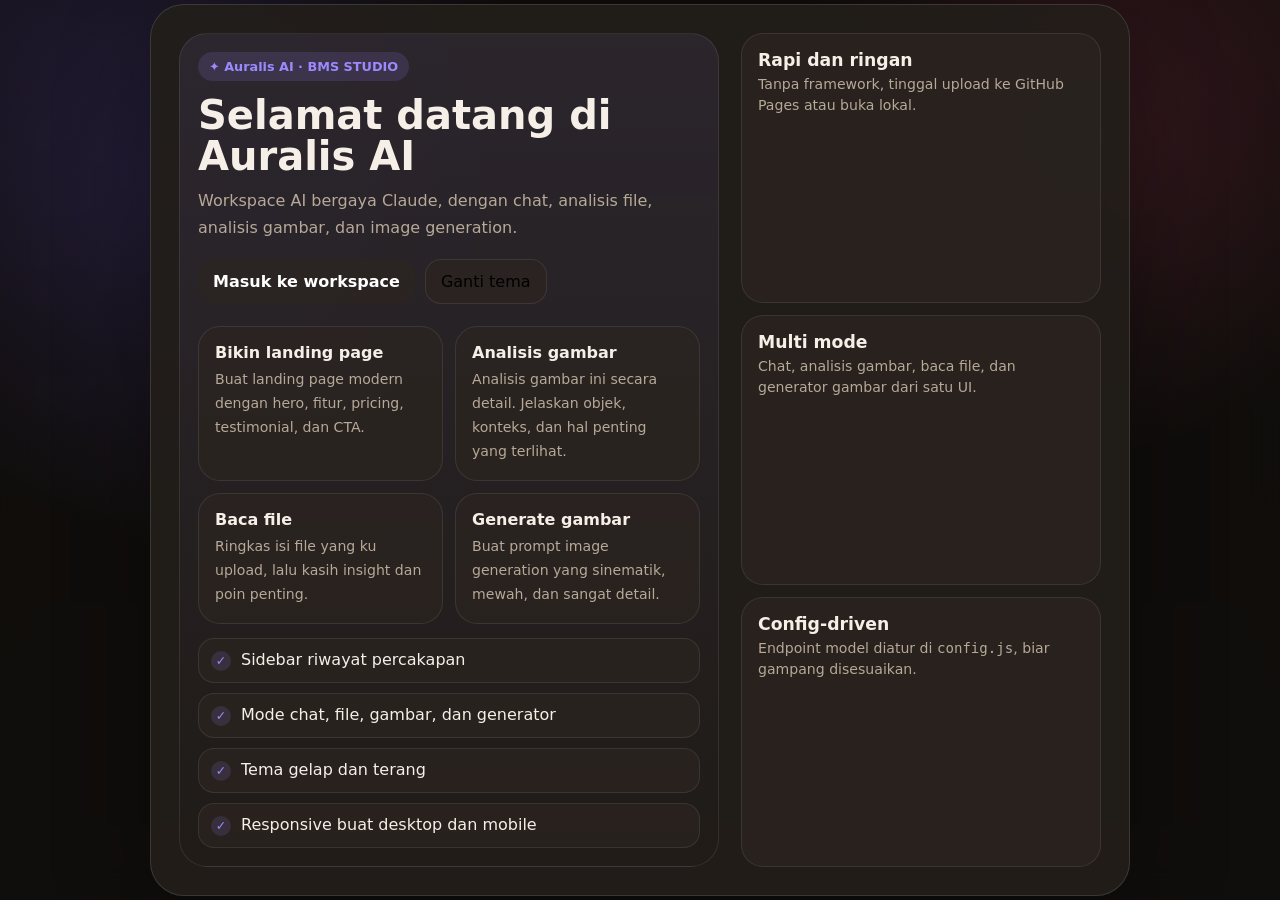
<file: index.html>
<!DOCTYPE html>
<html lang="id">
<head>
  <meta charset="UTF-8" />
  <meta name="viewport" content="width=device-width, initial-scale=1.0" />
  <title>Auralis AI - BMS STUDIO</title>
  <link rel="preconnect" href="https://fonts.googleapis.com">
  <link rel="preconnect" href="https://fonts.gstatic.com" crossorigin>
  <script src="config.js" defer></script>
  <script src="app.js" defer></script>
  <link rel="stylesheet" href="styles.css" />
  <base target="_blank">
</head>
<body data-theme="dark">
  <div id="welcome" class="welcome hidden" aria-hidden="true">
    <div class="welcome-card">
      <div class="welcome-grid">
        <section class="hero">
          <div class="hero-kicker">✦ Auralis AI · BMS STUDIO</div>
          <h1 id="welcomeTitle">Selamat datang di Auralis AI</h1>
          <p id="welcomeSub">
            Workspace AI bergaya Claude, dengan chat, analisis file, analisis gambar, dan image generation.
          </p>
          <div class="hero-cta">
            <button class="primary" id="startBtn">Masuk ke workspace</button>
            <button id="themeFromWelcome">Ganti tema</button>
          </div>

          <div class="feature-grid" id="welcomeFeatures"></div>

          <div class="welcome-bullets" id="welcomeBullets"></div>
        </section>

        <aside class="summary">
          <div class="stat">
            <strong>Rapi dan ringan</strong>
            <span>Tanpa framework, tinggal upload ke GitHub Pages atau buka lokal.</span>
          </div>
          <div class="stat">
            <strong>Multi mode</strong>
            <span>Chat, analisis gambar, baca file, dan generator gambar dari satu UI.</span>
          </div>
          <div class="stat">
            <strong>Config-driven</strong>
            <span>Endpoint model diatur di <code>config.js</code>, biar gampang disesuaikan.</span>
          </div>
        </aside>
      </div>
    </div>
  </div>

  <div id="toastStack" class="toast-stack"></div>

  <div id="app" class="shell hidden">
    <aside class="sidebar" id="sidebar">
      <div class="brand">
        <div class="brand-mark">A</div>
        <div>
          <div class="brand-title">Auralis AI</div>
          <div class="brand-sub">by BMS STUDIO</div>
        </div>
      </div>

      <button class="new-btn" id="newChatBtn">+ New chat</button>

      <div class="sidebar-block">
        <div class="sidebar-label">Mode</div>
        <div class="stack" id="modeList"></div>
      </div>

      <div class="sidebar-block">
        <div class="sidebar-label">Model aktif</div>
        <div class="stack" id="modelList"></div>
      </div>

      <div class="sidebar-block">
        <div class="sidebar-label">Riwayat</div>
        <div class="convo-list" id="conversationList"></div>
      </div>

      <div class="sidebar-footer">
        <button class="compact-btn" id="settingsBtn">⚙ System prompt</button>
        <button class="compact-btn" id="exportBtn">⬇ Export conversations</button>
        <button class="compact-btn" id="clearBtn">🗑 Clear local data</button>
        <button class="compact-btn" id="downloaderBtn">📥 Media downloader</button>
        <button class="compact-btn" id="promptGenBtn">✨ Prompt generator</button>
      </div>
    </aside>

    <main class="main">
      <header class="topbar">
        <div class="topbar-left">
          <button class="menu-btn" id="menuBtn">☰</button>
          <div>
            <div class="page-title" id="pageTitle">New conversation</div>
            <div class="page-subtitle" id="pageSubtitle">BMS STUDIO · Claude-like interface</div>
          </div>
        </div>

        <div class="topbar-right">
          <div class="pills" id="topPills"></div>
          <div class="status"><span class="dot" id="statusDot"></span><span id="statusText">Ready</span></div>
          <button class="icon-btn" id="themeBtn">◐</button>
          <button class="icon-btn" id="panelBtn">▣</button>
        </div>
      </header>

      <section class="content">
        <div class="banner">
          <div>
            <strong>Workspace AI siap dipakai</strong>
            <div><span id="bannerText">Pilih mode atau mulai dari prompt cepat di bawah.</span></div>
          </div>
          <div class="badge" id="activeModelBadge">Claude · Chat</div>
        </div>

        <div class="empty" id="emptyState">
          <div class="empty-head">
            <div>
              <div class="empty-kicker">✦ Smart workspace</div>
              <h1>Ngomong sama AI, baca file, cek gambar, selesai.</h1>
              <p>
                UI ini dibuat biar bersih, mirip gaya Claude, dan gampang di-deploy. Sistem backend model bisa kamu arahkan di
                <code>config.js</code>.
              </p>
            </div>
          </div>

          <div class="feature-grid" id="featureGrid"></div>
          <div class="quick-row" id="quickRow"></div>
        </div>

        <div class="feed" id="feed"></div>
      </section>

      <section class="composer-wrap">
        <div class="attach-strip hidden" id="attachStrip"></div>

        <div class="composer">
          <div class="composer-top">
            <div class="mode-switch" id="modeSwitch"></div>
            <div class="pills" id="composerHintPills"></div>
          </div>

          <label class="sr-only" for="promptInput">Prompt</label>
          <textarea id="promptInput" class="textarea" rows="1" placeholder="Ketik pesan, analisis file, atau prompt gambar..."></textarea>

          <div class="composer-actions">
            <div class="left-actions">
              <label class="ghost" for="fileInput">📎 Attach</label>
              <input id="fileInput" type="file" multiple hidden
                accept=".txt,.md,.json,.js,.ts,.html,.css,.csv,.xml,.yaml,.yml,.jpg,.jpeg,.png,.webp,.gif,.bmp,.svg,.pdf" />
              <button class="ghost" id="clearAttachBtn">Clear attach</button>
              <button class="ghost" id="stopBtn" class="hidden">Stop</button>
            </div>
            <div class="right-actions">
              <button class="ghost" id="promptAssistBtn">✨ Prompt assist</button>
              <button class="send" id="sendBtn">Kirim ↗</button>
            </div>
          </div>
        </div>
      </section>
    </main>

    <aside class="rightbar" id="rightbar">
      <div class="inspector-card">
        <h3>Inspector</h3>
        <p id="inspectorText">Belum ada konten yang dipilih. Di sini nanti muncul ringkasan, file, atau preview HTML.</p>
      </div>

      <div class="inspector-card">
        <h3>Tips cepat</h3>
        <div class="small-list" id="tipList"></div>
      </div>

      <div class="inspector-card">
        <h3>Preview</h3>
        <iframe id="previewFrame" class="preview-frame" sandbox="allow-scripts allow-forms allow-modals"></iframe>
      </div>
    </aside>
  </div>

  <dialog id="systemDialog" class="modal">
    <div class="modal-head">
      <div>
        <h3>System prompt</h3>
        <p>Instruksi awal untuk semua percakapan. Gunakan buat gaya jawaban, format, dan aturan kerja.</p>
      </div>
      <button class="icon-btn" id="closeSystemBtn">✕</button>
    </div>
    <div class="modal-body">
      <div class="field">
        <span>Prompt</span>
        <textarea id="systemPromptInput" placeholder="Contoh: Jawab singkat, rapi, fokus ke inti, dan sertakan contoh bila perlu."></textarea>
      </div>
      <div class="modal-actions">
        <button class="ghost" id="resetSystemBtn" type="button">Reset</button>
        <button class="primary" id="saveSystemBtn" type="button">Simpan</button>
      </div>
    </div>
  </dialog>

  <dialog id="imageDialog" class="modal">
    <div class="modal-head">
      <div>
        <h3>Generate image</h3>
        <p>Masukkan prompt, pilih model, lalu kirim ke endpoint image generation yang kamu set di config.js.</p>
      </div>
      <button class="icon-btn" id="closeImageDialogBtn">✕</button>
    </div>
    <div class="modal-body">
      <div class="field">
        <span>Model</span>
        <select id="imageModelSelect"></select>
      </div>
      <div class="field">
        <span>Prompt</span>
        <textarea id="imagePromptInput" placeholder="Contoh: portrait mewah, pencahayaan cinematic, detail ultra realistis"></textarea>
      </div>
      <div class="field">
        <span>Ukuran</span>
        <input id="imageSizeInput" type="text" placeholder="1024x1024" value="1024x1024" />
      </div>
      <div class="modal-actions">
        <button class="ghost" id="imageDialogCancel" type="button">Batal</button>
        <button class="primary" id="imageDialogRun" type="button">Generate</button>
      </div>
    </div>
  </dialog>

  <dialog id="downloadModal" class="modal">
    <div class="modal-head">
      <div>
        <h3>📥 Media Downloader</h3>
        <p>Paste URL video/audio/gambar dari YouTube, TikTok, Instagram, dll.</p>
      </div>
      <button class="icon-btn" id="closeDownloadBtn">✕</button>
    </div>
    <div class="modal-body">
      <div class="field">
        <span>URL Media</span>
        <input id="dlUrl" type="url" placeholder="https://youtube.com/watch?v=..." />
      </div>
      <div class="modal-actions">
        <button class="ghost" id="downloadModalCancel" type="button">Batal</button>
        <button class="primary" id="downloadModalRun" type="button">📥 Download</button>
      </div>
    </div>
  </dialog>

  <dialog id="promptModal" class="modal">
    <div class="modal-head">
      <div>
        <h3>✨ Prompt Generator</h3>
        <p>Masukkan keyword atau topik, dapatkan prompt siap pakai dalam dua bahasa.</p>
      </div>
      <button class="icon-btn" id="closePromptModalBtn">✕</button>
    </div>
    <div class="modal-body">
      <div class="field">
        <span>Keyword / Topik</span>
        <input id="pgKeyword" type="text" placeholder="Contoh: sunset di pantai, robot futuristik..." />
      </div>
      <div class="modal-actions">
        <button class="ghost" id="promptModalCancel" type="button">Batal</button>
        <button class="primary" id="promptModalRun" type="button">✨ Generate</button>
      </div>
    </div>
  </dialog>
</body>
</html>
</file>
<file: styles.css>
:root{
  --bg:#f4efe8;
  --bg-2:#f8f4ee;
  --panel:rgba(255,255,255,.68);
  --panel-strong:#fffaf4;
  --panel-soft:rgba(255,255,255,.54);
  --line:rgba(48,34,24,.10);
  --line-strong:rgba(48,34,24,.16);
  --text:#1f1711;
  --muted:#6f655c;
  --muted-2:#8f857b;
  --accent:#7c63ff;
  --accent-2:#f04f7d;
  --accent-soft:rgba(124,99,255,.12);
  --success:#24a36a;
  --warning:#d08a1a;
  --danger:#e1504f;
  --shadow:0 24px 60px rgba(20,12,8,.10);
  --sidebar:320px;
  --rightbar:356px;
  --radius-xl:28px;
  --radius-lg:22px;
  --radius-md:16px;
}

body[data-theme="dark"]{
  --bg:#161311;
  --bg-2:#1a1715;
  --panel:rgba(31,27,24,.82);
  --panel-strong:#231f1b;
  --panel-soft:rgba(43,37,32,.72);
  --line:rgba(255,245,236,.09);
  --line-strong:rgba(255,245,236,.14);
  --text:#f6efe7;
  --muted:#b7a998;
  --muted-2:#9f907e;
  --accent:#9c89ff;
  --accent-2:#ff6f96;
  --accent-soft:rgba(156,137,255,.14);
  --shadow:0 24px 64px rgba(0,0,0,.28);
}

*{box-sizing:border-box}
html,body{height:100%}
body{
  margin:0;
  color:var(--text);
  background:
    radial-gradient(circle at 0% 0%, rgba(124,99,255,.12), transparent 20%),
    radial-gradient(circle at 100% 0%, rgba(240,79,125,.09), transparent 24%),
    linear-gradient(180deg,var(--bg),var(--bg-2));
  font-family: Inter, ui-sans-serif, system-ui, -apple-system, BlinkMacSystemFont, "Segoe UI", sans-serif;
}

button,input,textarea,select{font:inherit}
button{cursor:pointer}
a{color:inherit;text-decoration:none}

.hidden{display:none !important}
.sr-only{position:absolute;left:-9999px}

/* ================================================================
   LAYOUT
   ================================================================ */
.shell{
  display:grid;
  grid-template-columns: var(--sidebar) minmax(0,1fr) var(--rightbar);
  min-height:100vh;
}

/* ================================================================
   SIDEBAR
   ================================================================ */
.sidebar{
  position:sticky;
  top:0;
  height:100vh;
  padding:20px 16px;
  border-right:1px solid var(--line);
  background:color-mix(in srgb, var(--panel) 92%, transparent);
  backdrop-filter:blur(20px);
  overflow-y:auto;
  overflow-x:hidden;
  z-index:20;
  scrollbar-width:thin;
  scrollbar-color:var(--accent-soft) transparent;
}
.sidebar::-webkit-scrollbar{width:6px}
.sidebar::-webkit-scrollbar-track{background:transparent}
.sidebar::-webkit-scrollbar-thumb{background:var(--accent-soft);border-radius:3px}
.sidebar::-webkit-scrollbar-thumb:hover{background:var(--accent)}

.brand{
  display:flex;align-items:center;gap:12px;
  padding:6px 8px 14px;
}
.brand-mark{
  width:42px;height:42px;border-radius:14px;
  display:grid;place-items:center;
  background:linear-gradient(135deg,var(--accent),var(--accent-2));
  color:#fff;
  box-shadow:0 8px 20px rgba(0,0,0,.14);
  font-weight:800;
}
.brand-title{font-weight:800;letter-spacing:.2px}
.brand-sub{font-size:.83rem;color:var(--muted);margin-top:2px}

.sidebar-block{margin-top:18px}
.sidebar-label{
  font-size:.74rem;font-weight:800;letter-spacing:.12em;text-transform:uppercase;
  color:var(--muted-2);margin:0 8px 10px;
}
.stack{display:flex;flex-direction:column;gap:8px}
.side-btn{
  display:flex;align-items:center;justify-content:space-between;gap:12px;
  width:100%;
  padding:12px 14px;
  border:1px solid var(--line);
  background:var(--panel-soft);
  border-radius:16px;
  color:var(--text);
  transition:.18s ease;
}
.side-btn:hover,.side-btn.active{
  background:var(--accent-soft);
  border-color:color-mix(in srgb, var(--accent) 32%, var(--line));
}
.side-btn small{color:var(--muted)}

.new-btn{
  width:100%;margin-top:10px;
  padding:13px 16px;border:0;border-radius:18px;
  background:linear-gradient(135deg,var(--accent),var(--accent-2));
  color:#fff;font-weight:800;
  box-shadow:0 14px 26px rgba(124,99,255,.22);
}
.new-btn:hover{filter:brightness(1.03)}

.convo-list{display:flex;flex-direction:column;gap:8px}
.convo-item{
  padding:12px 13px;border-radius:16px;
  border:1px solid transparent;background:transparent;
  text-align:left;
  transition:.18s ease;
}
.convo-item:hover,.convo-item.active{
  background:var(--panel-soft);
  border-color:var(--line);
}
.convo-top{display:flex;justify-content:space-between;gap:10px;align-items:start}
.convo-title{font-weight:700;font-size:.94rem;line-height:1.35}
.convo-meta{margin-top:4px;font-size:.78rem;color:var(--muted)}
.convo-del{
  width:26px;height:26px;border-radius:9px;border:0;
  background:rgba(127,127,127,.10);color:var(--muted);
}
.convo-del:hover{background:rgba(225,80,79,.14);color:var(--danger)}

.sidebar-footer{
  margin-top:18px;padding-top:16px;border-top:1px solid var(--line);
  display:flex;flex-direction:column;gap:10px;
}
.compact-btn{
  padding:11px 13px;border-radius:15px;border:1px solid var(--line);
  background:var(--panel-soft);color:var(--text);text-align:left;
}
.compact-btn:hover{background:var(--accent-soft)}

/* ================================================================
   MAIN
   ================================================================ */
.main{
  min-width:0;
  display:flex;flex-direction:column;
  min-height:100vh;
}

.topbar{
  position:sticky;top:0;z-index:12;
  display:flex;align-items:center;justify-content:space-between;gap:18px;
  padding:18px 22px 14px;
  background:linear-gradient(180deg, color-mix(in srgb, var(--bg) 86%, transparent), transparent);
  backdrop-filter:blur(12px);
}
.topbar-left{display:flex;align-items:center;gap:12px;min-width:0}
.menu-btn{
  display:none;
  width:42px;height:42px;border-radius:14px;
  border:1px solid var(--line);background:var(--panel-soft);
}
.page-title{font-size:1rem;font-weight:800;line-height:1.2}
.page-subtitle{font-size:.84rem;color:var(--muted);margin-top:3px}
.topbar-right{
  display:flex;align-items:center;gap:10px;
  flex-wrap:wrap;justify-content:flex-end;
}

.pills{display:flex;gap:8px;flex-wrap:wrap}
.pill{
  padding:8px 12px;border-radius:999px;border:1px solid var(--line);
  background:var(--panel-soft);color:var(--muted);
  font-size:.82rem;font-weight:700;
  transition:.18s ease;
}
.pill:hover,.pill.active{
  background:var(--accent-soft);color:var(--text);
  border-color:color-mix(in srgb, var(--accent) 34%, var(--line));
}

.status{
  display:inline-flex;align-items:center;gap:7px;
  padding:8px 12px;border-radius:999px;border:1px solid var(--line);
  background:var(--panel-soft);font-size:.8rem;color:var(--muted);
}
.dot{
  width:8px;height:8px;border-radius:50%;
  background:var(--success);
  box-shadow:0 0 0 3px color-mix(in srgb, var(--success) 18%, transparent);
}
.icon-btn{
  width:42px;height:42px;border-radius:14px;border:1px solid var(--line);
  background:var(--panel-soft);color:var(--text);
}
.icon-btn:hover{background:var(--accent-soft)}

/* ================================================================
   CONTENT
   ================================================================ */
.content{
  flex:1;
  padding:0 22px 18px;
}

.banner{
  width:min(100%, 920px);
  margin:0 auto 16px;
  padding:14px 16px;
  border:1px solid var(--line);
  border-radius:20px;
  background:color-mix(in srgb, var(--panel) 92%, transparent);
  box-shadow:var(--shadow);
  display:flex;align-items:center;justify-content:space-between;gap:14px;
}
.banner strong{font-size:.92rem}
.banner span{color:var(--muted);font-size:.9rem}

.empty{
  width:min(100%, 920px);
  margin:16px auto 0;
  border:1px solid var(--line);
  background:color-mix(in srgb, var(--panel) 92%, transparent);
  backdrop-filter:blur(18px);
  border-radius:32px;
  padding:30px;
  box-shadow:var(--shadow);
}
.empty-head{
  display:flex;align-items:flex-start;justify-content:space-between;
  gap:18px;flex-wrap:wrap;
}
.empty-kicker{
  display:inline-flex;align-items:center;gap:8px;
  padding:7px 11px;border-radius:999px;
  background:var(--accent-soft);color:var(--accent);
  font-size:.8rem;font-weight:800;
}
.empty h1{margin:14px 0 10px;font-size:2.1rem;line-height:1.05}
.empty p{margin:0;color:var(--muted);max-width:62ch}

.feature-grid{
  display:grid;
  grid-template-columns:repeat(2,minmax(0,1fr));
  gap:12px;
  margin-top:22px;
}
.feature-card{
  padding:16px;
  border-radius:22px;
  border:1px solid var(--line);
  background:var(--panel-soft);
  min-height:124px;
}
.feature-card h3{margin:0 0 6px;font-size:1rem}
.feature-card p{font-size:.88rem;line-height:1.6;color:var(--muted)}

.quick-row{display:flex;flex-wrap:wrap;gap:10px;margin-top:18px}
.quick-chip{
  padding:11px 14px;border-radius:999px;
  border:1px solid var(--line);background:var(--panel-soft);
  color:var(--text);font-size:.86rem;
}
.quick-chip:hover{background:var(--accent-soft)}

/* ================================================================
   FEED & MESSAGES
   ================================================================ */
.feed{
  width:min(100%, 920px);
  margin:0 auto;
  padding:18px 0 140px;
  display:flex;flex-direction:column;gap:16px;
}
.msg{
  border:1px solid var(--line);
  background:var(--panel);
  backdrop-filter:blur(16px);
  border-radius:26px;
  box-shadow:var(--shadow);
  overflow:hidden;
}
.msg.user{
  margin-left:auto;
  max-width:min(92%, 760px);
  background:color-mix(in srgb, var(--accent-soft) 62%, var(--panel));
}
.msg-head{
  display:flex;align-items:center;justify-content:space-between;gap:14px;
  padding:16px 18px 0;
}
.msg-role{display:flex;align-items:center;gap:10px;font-weight:800}
.role{
  width:32px;height:32px;border-radius:12px;
  display:grid;place-items:center;
  background:var(--accent-soft);color:var(--accent);font-size:.84rem;
}
.msg-actions{display:flex;gap:8px;flex-wrap:wrap}
.msg-action{
  padding:6px 10px;border-radius:10px;border:1px solid var(--line);
  background:transparent;color:var(--muted);font-size:.8rem;
}
.msg-action:hover{background:var(--accent-soft);color:var(--text)}
.msg-body{padding:14px 18px 18px;line-height:1.75;overflow-wrap:anywhere}
.msg-body p{margin:0 0 12px}
.msg-body p:last-child{margin-bottom:0}
.msg-body strong{font-weight:800}
.msg-body code.inline{
  padding:.16rem .45rem;border-radius:8px;
  background:rgba(127,127,127,.12);
}
.msg-body a{color:var(--accent);text-decoration:none}
.msg-body a:hover{text-decoration:underline}
.msg-body ul,.msg-body ol{margin:0 0 12px 1.25rem}
.msg-body li+li{margin-top:6px}

.badge{
  display:inline-flex;align-items:center;gap:6px;
  padding:4px 10px;border-radius:999px;
  background:var(--accent-soft);color:var(--accent);
  font-size:.78rem;font-weight:800;
}
.attach-row{display:flex;flex-wrap:wrap;gap:8px;margin-top:12px}
.attach{
  display:inline-flex;align-items:center;gap:8px;
  padding:9px 11px;border-radius:13px;
  border:1px solid var(--line);background:var(--panel-soft);font-size:.82rem;
}
.attach img{
  width:42px;height:42px;object-fit:cover;
  border-radius:10px;border:1px solid var(--line);
}

/* ================================================================
   CODE BLOCK
   ================================================================ */
.code-block{
  margin:14px 0;border:1px solid var(--line);border-radius:20px;
  overflow:hidden;background:#12100f;color:#f5efe7;
}
.code-top{
  display:flex;align-items:center;justify-content:space-between;gap:12px;
  padding:10px 14px;background:rgba(255,255,255,.05);font-size:.82rem;
}
.code-acts{display:flex;gap:8px;flex-wrap:wrap}
.code-btn{
  padding:6px 10px;border-radius:10px;
  border:1px solid rgba(255,255,255,.12);
  background:rgba(255,255,255,.08);color:#fff;font-size:.78rem;
}
.code-btn:hover{background:rgba(255,255,255,.16)}
.code-block pre{margin:0;padding:14px;overflow:auto;font-size:.9rem;line-height:1.65}

/* ================================================================
   COMPOSER
   ================================================================ */
.composer-wrap{
  position:sticky;bottom:0;z-index:11;
  padding:0 22px 22px;
  background:linear-gradient(
    180deg,
    transparent,
    color-mix(in srgb, var(--bg) 88%, transparent) 18%,
    var(--bg)
  );
}
.composer{
  width:min(100%, 920px);
  margin:0 auto;
  border:1px solid var(--line);
  border-radius:30px;
  background:color-mix(in srgb, var(--panel) 92%, transparent);
  backdrop-filter:blur(16px);
  box-shadow:var(--shadow);
  padding:16px;
}
.composer-top{
  display:flex;justify-content:space-between;
  align-items:center;gap:12px;flex-wrap:wrap;
}
.mode-switch{display:flex;gap:8px;flex-wrap:wrap}
.mode-btn{
  padding:9px 12px;border-radius:999px;border:1px solid var(--line);
  background:var(--panel-soft);font-size:.82rem;font-weight:800;color:var(--muted);
}
.mode-btn.active{
  background:var(--accent-soft);color:var(--text);
  border-color:color-mix(in srgb, var(--accent) 36%, var(--line));
}
.textarea{
  width:100%;
  min-height:54px;max-height:220px;
  resize:none;border:0;outline:none;
  margin-top:12px;
  background:transparent;color:var(--text);
}
.composer-actions{
  margin-top:12px;
  display:flex;align-items:center;justify-content:space-between;
  gap:12px;flex-wrap:wrap;
}
.left-actions,.right-actions{display:flex;align-items:center;gap:10px;flex-wrap:wrap}

.ghost,.primary,.send{
  padding:11px 14px;border-radius:16px;
  border:1px solid var(--line);
  background:var(--panel-soft);color:var(--text);
}
.primary{
  background:linear-gradient(135deg,var(--accent),var(--accent-2));
  color:#fff;border:none;font-weight:800;
}
.send{
  background:linear-gradient(135deg,var(--accent),var(--accent-2));
  color:#fff;border:none;font-weight:800;min-width:104px;
}
.send:disabled{opacity:.55;cursor:not-allowed}

.attach-strip{
  width:min(100%, 920px);
  margin:0 auto 10px;
  display:flex;gap:8px;flex-wrap:wrap;
}
.attach-pill{
  display:inline-flex;align-items:center;gap:8px;
  padding:8px 10px;border-radius:14px;
  border:1px solid var(--line);background:var(--panel-soft);font-size:.82rem;
}
.attach-pill button{
  width:18px;height:18px;border-radius:50%;
  border:0;background:rgba(127,127,127,.14);
  color:var(--text);font-size:.7rem;
}

/* ================================================================
   RIGHTBAR
   ================================================================ */
.rightbar{
  position:sticky;
  top:0;
  height:100vh;
  padding:20px 16px;
  border-left:1px solid var(--line);
  background:color-mix(in srgb, var(--panel) 88%, transparent);
  backdrop-filter:blur(20px);
  overflow-y:auto;
  overflow-x:hidden;
  z-index:18;
  scrollbar-width:thin;
  scrollbar-color:var(--accent-soft) transparent;
}
.rightbar::-webkit-scrollbar{width:6px}
.rightbar::-webkit-scrollbar-track{background:transparent}
.rightbar::-webkit-scrollbar-thumb{background:var(--accent-soft);border-radius:3px}
.rightbar::-webkit-scrollbar-thumb:hover{background:var(--accent)}

.inspector-card{
  border:1px solid var(--line);background:var(--panel-soft);
  border-radius:24px;padding:16px;margin-bottom:12px;
}
.inspector-card h3{margin:0 0 8px;font-size:.98rem}
.inspector-card p{margin:0;color:var(--muted);font-size:.88rem;line-height:1.65}
.preview-frame{
  width:100%;min-height:240px;
  border:1px solid var(--line);border-radius:18px;background:#fff;
}
.small-list{display:flex;flex-direction:column;gap:8px}
.small-item{
  padding:10px 11px;border-radius:14px;
  background:var(--panel-soft);border:1px solid var(--line);font-size:.84rem;
}

/* ================================================================
   MODAL
   ================================================================ */
.modal{
  width:min(96vw, 860px);
  border:1px solid var(--line);border-radius:28px;
  background:var(--panel-strong);color:var(--text);
  padding:0;box-shadow:var(--shadow);
}
.modal::backdrop{
  background:rgba(0,0,0,.55);
  backdrop-filter:blur(8px);
}
.modal-head{
  display:flex;justify-content:space-between;gap:12px;align-items:start;
  padding:20px 20px 14px;border-bottom:1px solid var(--line);
}
.modal-head h3{margin:0;font-size:1.05rem}
.modal-head p{margin:6px 0 0;color:var(--muted);line-height:1.6;font-size:.9rem}
.modal-body{padding:18px 20px 20px}
.field{display:flex;flex-direction:column;gap:8px;margin-bottom:14px}
.field span{font-size:.82rem;font-weight:800;color:var(--muted)}
.field input,.field textarea,.field select{
  width:100%;
  border:1px solid var(--line);border-radius:16px;
  padding:12px 14px;background:var(--panel-soft);color:var(--text);outline:none;
}
.field textarea{min-height:120px;resize:vertical}
.modal-actions{
  display:flex;justify-content:flex-end;
  gap:10px;flex-wrap:wrap;margin-top:14px;
}

/* ================================================================
   WELCOME
   ================================================================ */
.welcome{
  position:fixed;inset:0;z-index:50;
  display:grid;place-items:center;
  background:
    radial-gradient(circle at 15% 20%, rgba(124,99,255,.18), transparent 28%),
    radial-gradient(circle at 85% 15%, rgba(240,79,125,.14), transparent 24%),
    rgba(10,8,7,.54);
  backdrop-filter:blur(16px);
}
.welcome-card{
  width:min(96vw, 980px);
  border:1px solid rgba(255,255,255,.12);
  background:color-mix(in srgb, var(--panel-strong) 92%, transparent);
  border-radius:34px;padding:28px;
  box-shadow:0 30px 90px rgba(0,0,0,.34);
}
.welcome-grid{
  display:grid;
  grid-template-columns:1.2fr .8fr;
  gap:22px;
}
.hero{
  padding:18px;border-radius:28px;
  background:linear-gradient(
    180deg,
    color-mix(in srgb, var(--accent-soft) 64%, transparent),
    transparent
  );
  border:1px solid var(--line);
}
.hero-kicker{
  display:inline-flex;align-items:center;gap:8px;
  padding:7px 11px;border-radius:999px;
  background:var(--accent-soft);color:var(--accent);
  font-size:.8rem;font-weight:800;
}
.hero h1{margin:14px 0 10px;font-size:2.5rem;line-height:1.02}
.hero p{margin:0;color:var(--muted);line-height:1.7}
.hero-cta{display:flex;gap:10px;flex-wrap:wrap;margin-top:18px}
.hero-cta button{
  padding:12px 15px;border-radius:16px;
  border:1px solid var(--line);background:var(--panel-soft);
}
.hero-cta .primary{border:none}

.summary{display:grid;gap:12px}
.stat{
  border:1px solid var(--line);background:var(--panel-soft);
  border-radius:22px;padding:16px;
}
.stat strong{display:block;font-size:1.08rem}
.stat span{display:block;margin-top:4px;color:var(--muted);font-size:.88rem;line-height:1.5}

.welcome-bullets{margin-top:14px;display:grid;gap:10px}
.check{
  display:flex;align-items:flex-start;gap:10px;
  padding:11px 12px;border-radius:16px;
  border:1px solid var(--line);background:var(--panel-soft);
}
.check i{
  width:20px;height:20px;border-radius:50%;
  display:grid;place-items:center;
  background:var(--accent-soft);color:var(--accent);
  font-style:normal;font-size:.78rem;font-weight:800;
  flex:0 0 auto;margin-top:1px;
}

/* ================================================================
   TOAST
   ================================================================ */
.toast-stack{
  position:fixed;right:16px;bottom:16px;z-index:80;
  display:flex;flex-direction:column;gap:10px;
}
.toast{
  min-width:260px;max-width:380px;
  padding:14px 16px;border-radius:18px;
  border:1px solid var(--line);
  background:color-mix(in srgb, var(--panel-strong) 96%, transparent);
  box-shadow:var(--shadow);transition:.25s ease;
}
.toast h4{margin:0 0 4px;font-size:.92rem}
.toast p{margin:0;color:var(--muted);font-size:.88rem;line-height:1.5}

/* ================================================================
   BACKDROP OVERLAY (Mobile/Tablet)
   ================================================================ */
.sidebar-backdrop,
.rightbar-backdrop{
  display:none;
  position:fixed;inset:0;
  background:rgba(0,0,0,.4);
  backdrop-filter:blur(4px);
  z-index:19;
  transition:opacity .22s ease;
}
.sidebar-backdrop.show,
.rightbar-backdrop.show{
  display:block;
}

/* ================================================================
   DOWNLOADER RESULT
   ================================================================ */
.dl-result{
  display:flex;flex-direction:column;gap:12px;
}
.dl-thumb{
  width:100%;max-height:220px;
  object-fit:cover;border-radius:16px;
  border:1px solid var(--line);
}
.dl-meta{display:flex;flex-direction:column;gap:4px}
.dl-title{font-weight:800;font-size:1rem;line-height:1.4}
.dl-author,
.dl-duration,
.dl-source{font-size:.84rem;color:var(--muted)}
.dl-links{display:flex;flex-wrap:wrap;gap:8px;margin-top:4px}
.dl-link-btn{
  display:inline-flex;align-items:center;gap:6px;
  padding:10px 14px;border-radius:14px;
  border:1px solid var(--line);background:var(--panel-soft);
  color:var(--text);font-size:.84rem;font-weight:700;
  text-decoration:none;transition:.18s ease;
}
.dl-link-btn:hover{
  background:var(--accent-soft);
  border-color:color-mix(in srgb, var(--accent) 36%, var(--line));
}
.dl-no-links{
  padding:12px;border-radius:14px;
  border:1px solid var(--line);background:var(--panel-soft);
}
.dl-no-links p{margin:0 0 8px}
.dl-no-links details{margin-top:8px}
.dl-no-links summary{
  cursor:pointer;color:var(--muted);font-size:.84rem;
  user-select:none;list-style:none;
  display:inline-flex;align-items:center;gap:6px;
}
.dl-no-links summary::-webkit-details-marker{display:none}
.dl-no-links summary::before{
  content:'▶';display:inline-block;
  font-size:.7rem;transition:transform .2s ease;
}
.dl-no-links details[open] summary::before{transform:rotate(90deg)}
.dl-no-links summary:hover{color:var(--text)}
.dl-no-links pre{
  margin:8px 0 0;padding:10px;
  background:rgba(0,0,0,.2);border-radius:10px;
  font-size:.8rem;overflow:auto;max-height:200px;
  line-height:1.5;border:1px solid var(--line);
}
.dl-no-links code{
  color:var(--text);
  font-family:'Courier New',Courier,monospace;
}

/* ================================================================
   PROMPT GENERATOR RESULT
   ================================================================ */
.pg-result{display:flex;flex-direction:column;gap:14px}
.pg-label{font-size:.88rem;color:var(--muted)}
.pg-section{
  border:1px solid var(--line);border-radius:18px;
  overflow:hidden;background:var(--panel-soft);
}
.pg-section-head{
  display:flex;align-items:center;justify-content:space-between;
  padding:10px 14px;background:rgba(255,255,255,.05);
  font-size:.82rem;font-weight:700;
  border-bottom:1px solid var(--line);
}
.pg-text{
  padding:14px;font-size:.88rem;line-height:1.7;
  white-space:pre-wrap;word-break:break-word;color:var(--text);
}
.pg-actions{display:flex;flex-wrap:wrap;gap:8px}

/* ================================================================
   RESPONSIVE - hanya satu set, tidak duplikat
   ================================================================ */
@media (max-width:1320px){
  .shell{grid-template-columns:var(--sidebar) minmax(0,1fr)}
  .rightbar{
    position:fixed;right:0;top:0;
    transform:translateX(102%);
    transition:transform .22s ease;
    z-index:24;
    box-shadow:var(--shadow);
  }
  .rightbar.open{transform:translateX(0)}
}

@media (max-width:980px){
  .shell{grid-template-columns:minmax(0,1fr)}
  .sidebar{
    position:fixed;left:0;top:0;
    transform:translateX(-104%);
    transition:transform .22s ease;
    width:min(88vw,var(--sidebar));
    z-index:28;
    box-shadow:var(--shadow);
  }
  .sidebar.open{transform:translateX(0)}
  .menu-btn{display:grid;place-items:center}
  .topbar{padding:14px 16px 12px}
  .content,.composer-wrap{padding-left:16px;padding-right:16px}
  .feature-grid{grid-template-columns:1fr}
  .welcome-grid{grid-template-columns:1fr}
  .empty,.feed,.banner,.composer,.attach-strip{width:100%}
}

@media (max-width:720px){
  .empty{padding:20px;border-radius:26px}
  .empty h1{font-size:1.8rem}
  .hero h1{font-size:2rem}
  .welcome-card{padding:16px;border-radius:28px}
  .composer{padding:12px;border-radius:24px}
  .msg.user{max-width:96%}
  .feature-grid{gap:10px}
  .banner{flex-direction:column;align-items:flex-start}
  .toast-stack{left:16px;right:16px}
  .toast{min-width:auto;max-width:none}
  .dl-links{flex-direction:column}
  .pg-actions{flex-direction:column}
}
</file>
